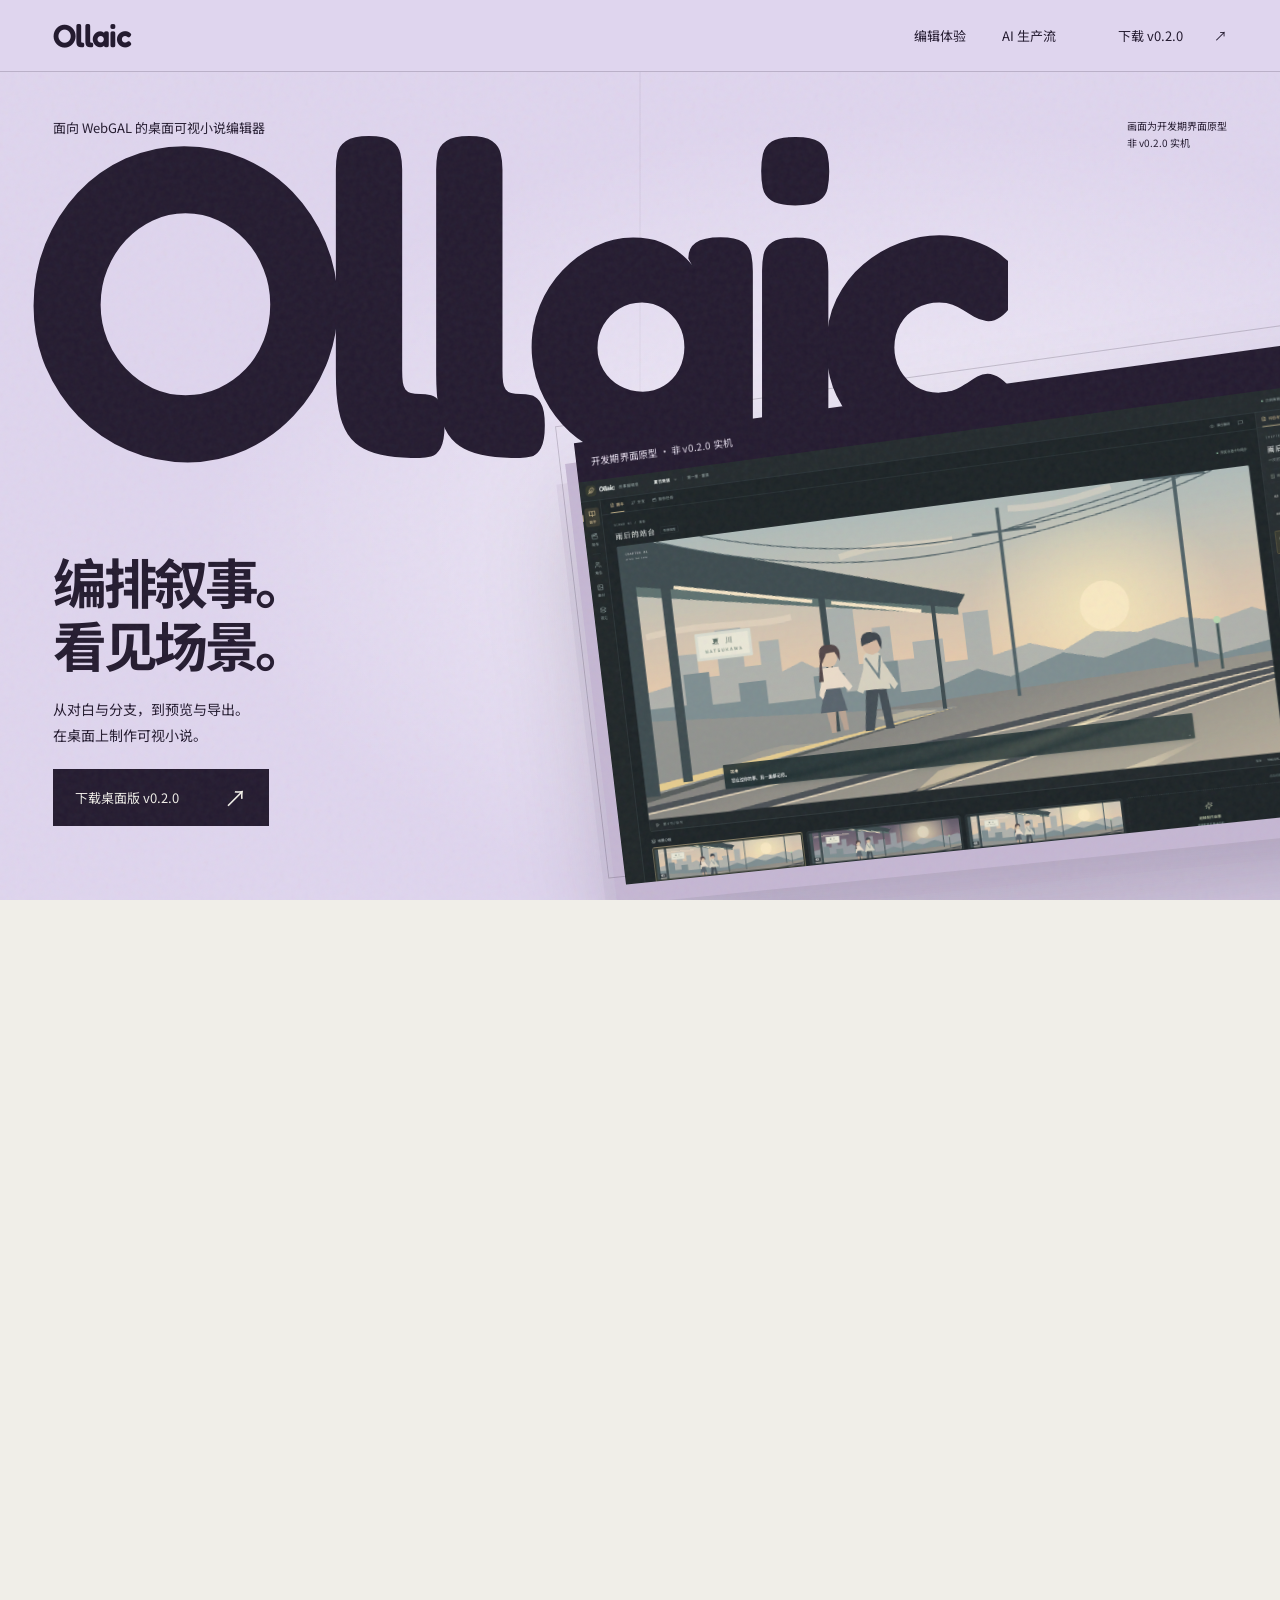
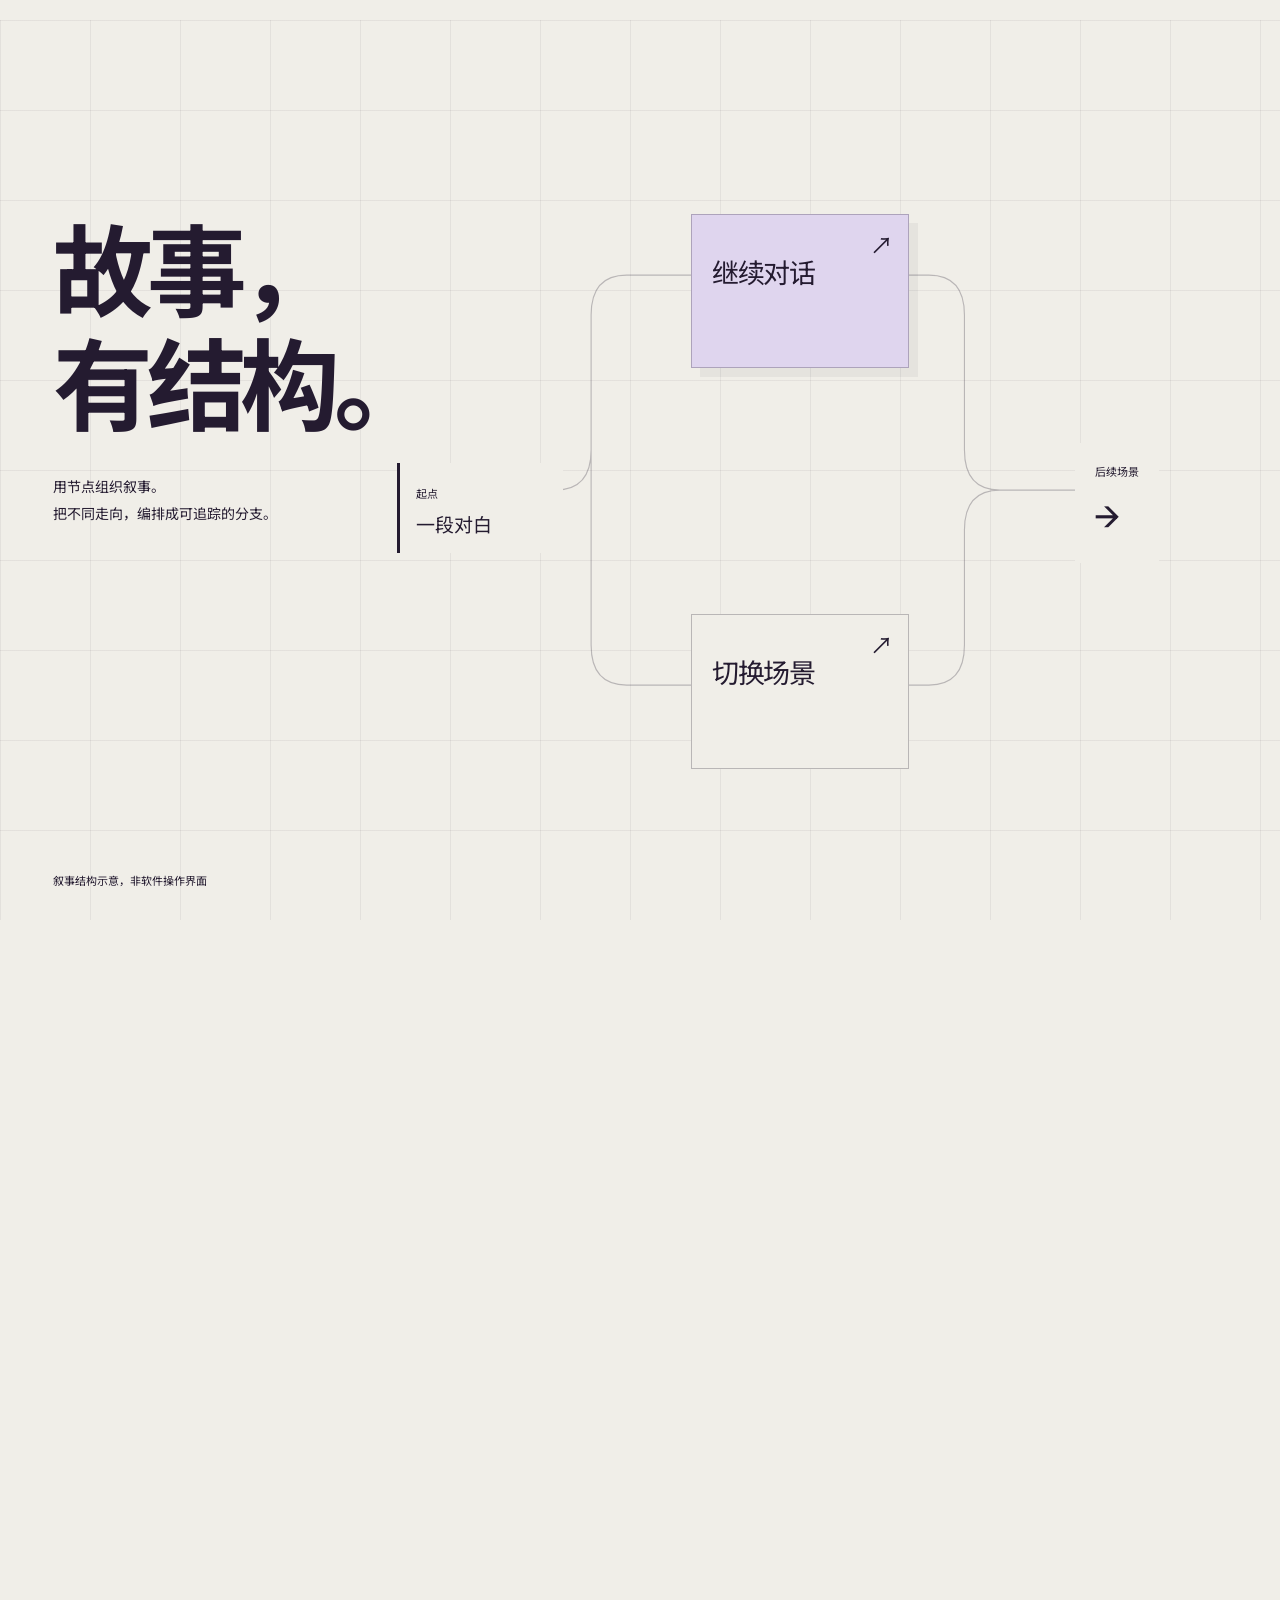
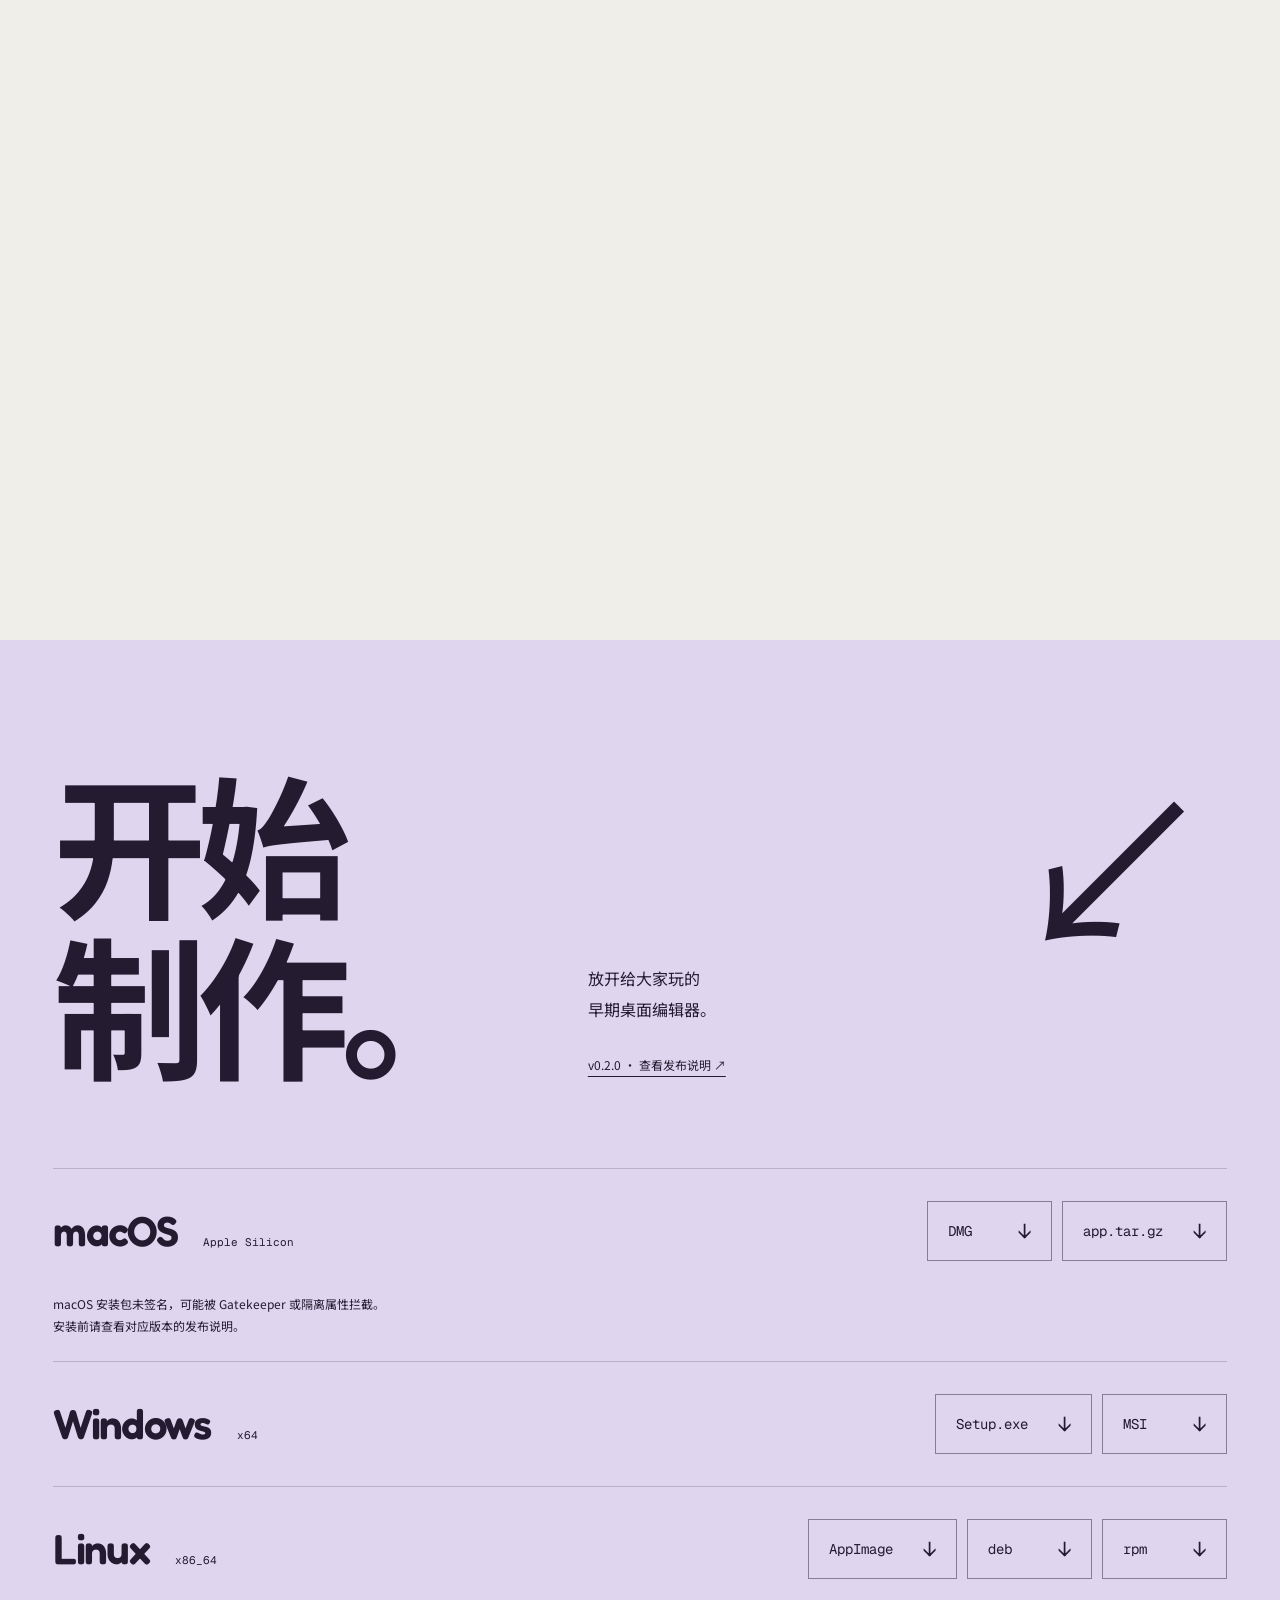
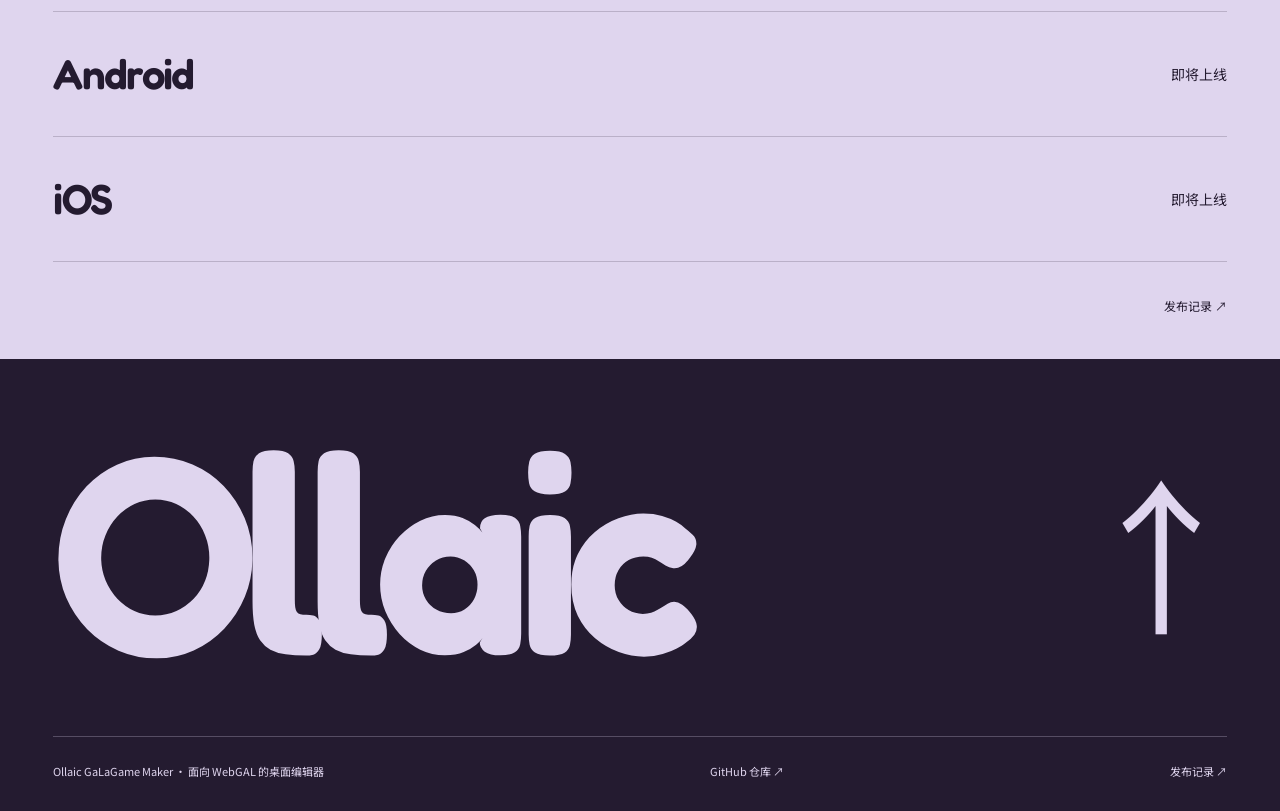
<file: docs/index.html>
<!doctype html>
<html lang="zh-CN">
  <head>
    <script>
      if (new URLSearchParams(location.search).get('noloader') !== '1') {
        document.documentElement.classList.add('is-loading');
        document.documentElement.setAttribute('aria-busy', 'true');
        window.openingStarted = performance.now();
        window.openingFallback = setTimeout(() => {
          if (window.leaveOpening) window.leaveOpening();
          else {
            document.documentElement.classList.remove('is-loading');
            document.documentElement.removeAttribute('aria-busy');
          }
        }, 5000);
      }
    </script>
    <style>
      .opening-loader { display: none; }
      html.is-loading { overflow: hidden; }
      html.is-loading body > :not(.opening-loader) { visibility: hidden; }
      html.is-loading .opening-loader { display: grid; position: fixed; inset: 0; z-index: 10000; place-items: center; background: #dfd5ee; color: #241b30; }
    </style>
    <meta charset="utf-8" />
    <meta name="viewport" content="width=device-width, initial-scale=1" />
    <meta name="theme-color" content="#dfd5ee" />
    <meta
      name="description"
      content="Ollaic，面向 WebGAL 的桌面可视小说编辑器。编排叙事、组织场景、实时预览，导出可运行的 WebGAL 项目。"
    />
    <title>Ollaic · 可视小说，从编辑到运行</title>
    <link rel="preload" as="font" href="assets/fonts/fredoka-600.ttf" type="font/ttf" crossorigin />
    <link rel="stylesheet" href="style.css" />
    <script src="motion.js" defer></script>
  </head>
  <body>
    <div class="opening-loader" role="status" aria-label="正在准备" tabindex="-1">
      <span class="opening-wordmark" aria-hidden="true">Ollaic</span>
    </div>
    <a class="skip" href="#download">跳到下载</a>
    <header class="site-header">
      <a class="brand" href="#top" aria-label="Ollaic 首页">Ollaic</a>
      <nav aria-label="主导航">
        <a href="#journey">编辑体验</a>
        <a href="#production">AI 生产流</a>
        <a class="nav-download" href="#download">下载 v0.2.0 <span aria-hidden="true">↗</span></a>
      </nav>
    </header>
    <main id="top">
      <section class="hero scroll-scene" id="hero" aria-labelledby="hero-title">
        <div class="hero-stage pinned">
          <div class="hero-grid" aria-hidden="true"></div>
          <div class="hero-kicker">面向 WebGAL 的桌面可视小说编辑器</div>
          <p class="hero-material-note">画面为开发期界面原型<br />非 v0.2.0 实机</p>
          <div class="hero-wordmark" aria-hidden="true">Ollaic</div>
          <div class="hero-copy">
            <h1 id="hero-title">编排叙事。<br />看见场景。</h1>
            <p>从对白与分支，到预览与导出。<br />在桌面上制作可视小说。</p>
            <a class="primary-link" href="#download"
              >下载桌面版 v0.2.0 <span aria-hidden="true">↗</span></a
            >
          </div>
          <div class="hero-overview" aria-hidden="true">创作的不同侧面，<br />在同一个工作台。</div>
          <figure class="hero-plane">
            <div class="plane-edge" aria-hidden="true"></div>
            <div class="plane-caption">
              <span>开发期界面原型 · 非 v0.2.0 实机</span>
            </div>
            <div class="hero-media">
              <img
                src="assets/stage-study.png"
                width="2316"
                height="1299"
                alt="Ollaic 内部场景工作台原型：场景画面、对白编排与场景分镜。"
                fetchpriority="high"
              />
            </div>
          </figure>
        </div>
      </section>

      <div class="story scroll-scene" id="journey">
        <div class="story-stage pinned">
          <section class="structure story-layer" id="structure" aria-labelledby="structure-title">
            <div class="structure-stage">
              <div class="structure-copy">
                <h2 id="structure-title">故事，<br />有结构。</h2>
                <p>用节点组织叙事。<br />把不同走向，编排成可追踪的分支。</p>
              </div>
              <div class="story-map" aria-label="叙事结构示意：起点分为两条路径，再汇入后续场景。">
                <svg
                  class="branch-paths"
                  viewBox="0 0 1440 900"
                  fill="none"
                  aria-hidden="true"
                  preserveAspectRatio="none"
                >
                  <path
                    class="path-base"
                    d="M480 470H625Q665 470 665 430V295Q665 255 705 255H790M665 430V625Q665 665 705 665H790M970 255H1045Q1085 255 1085 295V430Q1085 470 1125 470H1210M970 665H1045Q1085 665 1085 625V510Q1085 470 1125 470"
                  />
                  <path
                    class="path-chosen"
                    pathLength="1"
                    d="M480 470H625Q665 470 665 430V295Q665 255 705 255H970H1045Q1085 255 1085 295V430Q1085 470 1125 470H1210"
                  />
                </svg>
                <div class="map-origin"><span>起点</span><b>一段对白</b></div>
                <div class="map-choice choice-a"><b>继续对话</b><i aria-hidden="true">↗</i></div>
                <div class="map-choice choice-b"><b>切换场景</b><i aria-hidden="true">↗</i></div>
                <div class="map-end"><span>后续场景</span><span aria-hidden="true">→</span></div>
              </div>
              <div class="structure-bottom">
                <span>叙事结构示意，非软件操作界面</span>
              </div>
              <div class="scene-seed" aria-hidden="true">
                <img src="assets/scene-plate.png" alt="" />
              </div>
            </div>
          </section>

          <section class="scene story-layer" id="scenes" aria-labelledby="scene-title">
            <div class="scene-stage">
              <img
                class="scene-environment"
                src="assets/scene-plate.png"
                width="1650"
                height="650"
                alt="内部原型中的站台场景插画：黄昏、列车站台与两个人物。"
              />
              <div class="scene-shade" aria-hidden="true"></div>
              <h2 id="scene-title">让场景<br />进入叙事。</h2>
              <div class="scene-description">
                <p>角色、背景、对白。<br />在场景里组织它们，<br />在预览里查看演出。</p>
                <span>画面来自内部界面原型，非 v0.2.0 实机</span>
              </div>
              <figure class="inspector-plane">
                <figcaption>同一场景的编辑侧面</figcaption>
                <div class="inspector-crop">
                  <img
                    src="assets/editor-study.png"
                    width="1440"
                    height="1000"
                    alt="内部原型的对白属性、当前背景及配音设置。"
                  />
                </div>
                <span class="small-source">开发期界面原型</span>
              </figure>
              <div class="scene-word" aria-hidden="true">场景</div>
            </div>
          </section>
          <section
            class="production story-layer"
            id="production"
            aria-labelledby="production-title"
          >
            <div class="production-stage">
              <div class="production-type" aria-hidden="true">AI</div>
              <div class="production-copy">
                <h2 id="production-title">从构想到草稿，<br />分步推进。</h2>
              </div>
              <figure class="flow-plane">
                <figcaption>AI 生产流</figcaption>
                <div class="flow-crop">
                  <img
                    src="assets/production-flow.png"
                    width="1440"
                    height="900"
                    alt="生产流开发期演示：故事规划、世界观设定、章节大纲、角色设计，以及对白创作和场景编排。"
                  />
                </div>
              </figure>
              <figure class="memory-plane">
                <figcaption>项目记忆</figcaption>
                <div>
                  <img
                    src="assets/app-memory.png"
                    width="394"
                    height="780"
                    alt="开发期项目记忆与编辑 Agent 侧栏。"
                  />
                </div>
              </figure>
              <div class="production-description">
                <p>让 Agent 参与制作，结合项目记忆推进流程。<br />检查草稿，再继续编辑。</p>
                <span>生产流与记忆画面均为开发期演示，非 v0.2.0 实机</span>
              </div>
            </div>
          </section>

          <section class="playback story-layer" id="playback" aria-labelledby="playback-title">
            <div class="playback-stage">
              <div class="playback-copy">
                <p>边编辑，边预览。</p>
                <span>查看当前草稿的演出效果，再回到编辑中调整。</span>
              </div>
              <figure class="playback-plane">
                <div class="preview-crop">
                  <img
                    src="assets/app-agent.png"
                    width="1440"
                    height="900"
                    alt="Ollaic 开发期大预览界面，显示 WebGAL 预览与编辑 Agent 侧栏。"
                  />
                </div>
                <figcaption>实时预览 · 开发期演示，非 v0.2.0 实机</figcaption>
              </figure>
              <h2 class="playback-heading" id="playback-title"><span>预</span><span>览</span></h2>
              <svg class="export-path" viewBox="0 0 1440 900" fill="none" aria-hidden="true">
                <path pathLength="1" d="M315 540H510Q570 540 570 480V410Q570 350 630 350H810" />
              </svg>
              <div class="export-copy">
                <h3>导出，<br />成为可运行的项目。</h3>
                <p>继续使用 WebGAL 运行作品。<br />Ollaic 是编辑器，WebGAL 是运行引擎。</p>
              </div>
              <div class="export-type" aria-label="WebGAL 项目">WebGAL<span>可运行项目</span></div>
            </div>
          </section>
          <div class="release-curtain" aria-hidden="true"><span>下载桌面版</span><b>v0.2.0</b></div>
        </div>
      </div>
      <section class="download" id="download" aria-labelledby="download-title">
        <div class="download-heading">
          <h2 id="download-title">开始<br />制作。</h2>
          <div>
            <p>放开给大家玩的<br />早期桌面编辑器。</p>
            <a
              class="release-link"
              href="https://github.com/Monkey-Rotten-Net-Group/Ollaic_GaLaGame-Maker/releases/tag/v0.2.0"
              >v0.2.0 · 查看发布说明 ↗</a
            >
          </div>
          <span class="download-arrow" aria-hidden="true">↙</span>
        </div>
        <div class="package-list">
          <div class="package-row platform-block" id="mac">
            <h3>macOS<span>Apple Silicon</span></h3>
            <div>
              <a
                href="https://github.com/Monkey-Rotten-Net-Group/Ollaic_GaLaGame-Maker/releases/download/v0.2.0/Ollaic_0.2.0_aarch64.dmg"
                >DMG <span aria-hidden="true">↓</span></a
              ><a
                href="https://github.com/Monkey-Rotten-Net-Group/Ollaic_GaLaGame-Maker/releases/download/v0.2.0/Ollaic_aarch64.app.tar.gz"
                >app.tar.gz <span aria-hidden="true">↓</span></a
              >
            </div>
          </div>
          <p class="mac-warning">
            macOS 安装包未签名，可能被 Gatekeeper 或隔离属性拦截。<br />安装前请查看对应版本的发布说明。
          </p>
          <div class="package-row platform-block" id="windows">
            <h3>Windows<span>x64</span></h3>
            <div>
              <a
                href="https://github.com/Monkey-Rotten-Net-Group/Ollaic_GaLaGame-Maker/releases/download/v0.2.0/Ollaic_0.2.0_x64-setup.exe"
                >Setup.exe <span aria-hidden="true">↓</span></a
              ><a
                href="https://github.com/Monkey-Rotten-Net-Group/Ollaic_GaLaGame-Maker/releases/download/v0.2.0/Ollaic_0.2.0_x64_en-US.msi"
                >MSI <span aria-hidden="true">↓</span></a
              >
            </div>
          </div>
          <div class="package-row platform-block" id="linux">
            <h3>Linux<span>x86_64</span></h3>
            <div>
              <a
                href="https://github.com/Monkey-Rotten-Net-Group/Ollaic_GaLaGame-Maker/releases/download/v0.2.0/Ollaic_0.2.0_amd64.AppImage"
                >AppImage <span aria-hidden="true">↓</span></a
              ><a
                href="https://github.com/Monkey-Rotten-Net-Group/Ollaic_GaLaGame-Maker/releases/download/v0.2.0/Ollaic_0.2.0_amd64.deb"
                >deb <span aria-hidden="true">↓</span></a
              ><a
                href="https://github.com/Monkey-Rotten-Net-Group/Ollaic_GaLaGame-Maker/releases/download/v0.2.0/Ollaic-0.2.0-1.x86_64.rpm"
                >rpm <span aria-hidden="true">↓</span></a
              >
            </div>
          </div>
          <div class="package-row mobile-platform" id="android">
            <h3>Android</h3>
            <span class="coming-soon">即将上线</span>
          </div>
          <div class="package-row mobile-platform" id="ios">
            <h3>iOS</h3>
            <span class="coming-soon">即将上线</span>
          </div>
        </div>
        <div class="download-notes">
          <a href="https://github.com/Monkey-Rotten-Net-Group/Ollaic_GaLaGame-Maker/releases"
            >发布记录 ↗</a
          >
        </div>
      </section>
    </main>
    <footer id="footer">
      <a class="footer-wordmark" href="#top">Ollaic<span aria-hidden="true">↑</span></a>
      <div class="footer-line">
        <span>Ollaic GaLaGame Maker · 面向 WebGAL 的桌面编辑器</span
        ><a href="https://github.com/Monkey-Rotten-Net-Group/Ollaic_GaLaGame-Maker">GitHub 仓库 ↗</a
        ><a href="https://github.com/Monkey-Rotten-Net-Group/Ollaic_GaLaGame-Maker/releases"
          >发布记录 ↗</a
        >
      </div>
    </footer>
  </body>
</html>
</file>
<file: docs/style.css>
@font-face {
  font-family: 'Noto Sans SC Status';
  src: url('assets/fonts/status-400.ttf') format('truetype');
  font-weight: 400;
  font-display: swap;
}
@font-face {
  font-family: Fredoka;
  src: url('assets/fonts/fredoka-600.ttf') format('truetype');
  font-weight: 600;
  font-display: swap;
}
@font-face {
  font-family: 'Noto Sans SC';
  src: url('assets/fonts/noto-400.ttf') format('truetype');
  font-weight: 400;
  font-display: swap;
}
@font-face {
  font-family: 'Noto Sans SC';
  src: url('assets/fonts/noto-700.ttf') format('truetype');
  font-weight: 700;
  font-display: swap;
}
@font-face {
  font-family: 'Geist Mono';
  src: url('assets/fonts/geist-400.ttf') format('truetype');
  font-weight: 400;
  font-display: swap;
}
:root {
  --paper: #f0eee8;
  --lavender: #dfd5ee;
  --ink: #241b30;
  --violet: #7351b5;
  --lilac: #cbb6f0;
  --line: #241b3033;
  --gutter: 4.167vw;
  --sans: 'Noto Sans SC', sans-serif;
  --round: Fredoka, sans-serif;
  --mono: 'Geist Mono', monospace;
  --ease: cubic-bezier(0.22, 1, 0.36, 1);
}
* {
  box-sizing: border-box;
}
html {
  scroll-behavior: smooth;
  scroll-padding-top: 72px;
}
body {
  margin: 0;
  background: var(--paper);
  color: var(--ink);
  font-family: var(--sans);
  font-weight: 400;
  -webkit-font-smoothing: antialiased;
}
body::after {
  content: '';
  position: fixed;
  inset: 0;
  pointer-events: none;
  z-index: 20;
  opacity: 0.052;
  background: url("data:image/svg+xml,%3Csvg viewBox='0 0 180 180' xmlns='http://www.w3.org/2000/svg'%3E%3Cfilter id='n'%3E%3CfeTurbulence type='fractalNoise' baseFrequency='.85' numOctaves='3' stitchTiles='stitch'/%3E%3C/filter%3E%3Cpath fill='%23000' filter='url(%23n)' d='M0 0h180v180H0z'/%3E%3C/svg%3E");
}
::selection {
  background: var(--violet);
  color: white;
}
a {
  color: inherit;
  text-decoration: none;
}
a:focus-visible {
  outline: 3px solid #b990ff;
  outline-offset: 7px;
}
img {
  display: block;
  max-width: 100%;
  height: auto;
}
figure,
h1,
h2,
h3,
p {
  margin: 0;
}
p {
  font-size: 16px;
  line-height: 1.95;
}
h1,
h2,
h3 {
  font-weight: 700;
  letter-spacing: -0.065em;
}
.skip {
  position: fixed;
  z-index: 100;
  left: 20px;
  top: 15px;
  padding: 16px 24px;
  background: var(--paper);
  transform: translateY(-160%);
}
.skip:focus {
  transform: none;
}
.site-header {
  position: fixed;
  z-index: 30;
  inset: 0 0 auto;
  height: 72px;
  display: flex;
  align-items: center;
  justify-content: space-between;
  padding: 0 var(--gutter);
  background: #dfd5ee;
  border-bottom: 1px solid var(--line);
}

.brand {
  font: 600 32px/1 var(--round);
  letter-spacing: -0.04em;
}
.site-header nav {
  display: flex;
  align-items: center;
  gap: 36px;
  font-size: 13px;
}
.site-header nav a {
  padding: 14px 0;
}
.site-header nav a:hover {
  text-decoration: underline;
  text-underline-offset: 5px;
}
.nav-download {
  margin-left: 26px;
}
.nav-download span {
  margin-left: 28px;
}
.pinned {
  position: relative;
  min-height: 900px;
  height: 100vh;
  overflow: hidden;
}

.hero-stage {
  background: var(--lavender);
  min-height: 900px;
  isolation: isolate;
}
.hero-grid {
  position: absolute;
  inset: 0;
  background:
    radial-gradient(ellipse at 70% 58%, #fff9, transparent 55%),
    linear-gradient(90deg, transparent calc(50% - 1px), #241b3014 50%, transparent calc(50% + 1px));
}
.hero-kicker {
  position: absolute;
  left: var(--gutter);
  top: 118px;
  font-size: 13px;
  z-index: 3;
}
.hero-wordmark {
  position: absolute;
  left: 2vw;
  top: 11.5vh;
  font: 600 min(34.5vw, 55.2vh)/0.85 var(--round);
  letter-spacing: -0.065em;
  transform-origin: left top;
  color: var(--ink);
}
.hero-copy {
  position: absolute;
  left: var(--gutter);
  top: 61vh;
  z-index: 4;
}
.hero-copy h1 {
  font-size: min(4.2vw, 6.7vh);
  line-height: 1.18;
}
.hero-copy p {
  font-size: 14px;
  margin-top: 20px;
  line-height: 1.9;
}
.primary-link {
  display: inline-flex;
  justify-content: space-between;
  align-items: center;
  gap: 45px;
  padding: 17px 22px;
  margin-top: 20px;
  background: var(--ink);
  color: var(--paper);
  font-size: 13px;
}
.primary-link span {
  font-size: 23px;
  line-height: 1;
  transition: transform 250ms var(--ease);
}
.primary-link:hover {
  background: var(--violet);
}
.primary-link:hover span {
  transform: translate(3px, -3px);
}
.hero-plane {
  position: absolute;
  left: 45%;
  top: 43%;
  width: 65%;
  transform: perspective(1600px) rotateY(-7deg) rotateZ(-7deg);
  transform-origin: 50% 40%;
  z-index: 3;
  box-shadow:
    -12px 20px 0 #c5b7d3,
    -24px 40px 0 #b3a5c333,
    0 70px 100px #29193344;
}
.plane-edge {
  position: absolute;
  inset: -20px 18px 8px -18px;
  border: 1px solid #241b3033;
  z-index: -1;
}
.plane-caption {
  display: flex;
  justify-content: space-between;
  gap: 20px;
  align-items: center;
  padding: 13px 16px;
  background: var(--ink);
  color: #ece4f3;
  font-size: 10px;
  line-height: 1.5;
  letter-spacing: 0.02em;
}
.hero-plane img {
  width: 100%;
}
.hero-media {
  aspect-ratio: 2316 / 1160;
  overflow: hidden;
  background: #222a2c;
}
.hero-material-note {
  position: absolute;
  right: var(--gutter);
  top: 118px;
  font-size: 10px;
  line-height: 1.65;
  z-index: 5;
}
.hero-overview {
  position: absolute;
  left: var(--gutter);
  top: 105px;
  font-size: 35px;
  line-height: 1.35;
  font-weight: 700;
  letter-spacing: -0.05em;
  opacity: 0;
}
.structure-stage {
  background-color: var(--paper);
  background-image:
    linear-gradient(#241b3010 1px, transparent 1px),
    linear-gradient(90deg, #241b3010 1px, transparent 1px);
  background-size: 90px 90px;
}
.structure-copy {
  position: absolute;
  top: 24%;
  left: var(--gutter);
  z-index: 3;
}
.structure-copy h2 {
  font-size: 7.8vw;
  line-height: 1.14;
}
.structure-copy p {
  font-size: 14px;
  margin-top: 36px;
}
.story-map {
  position: absolute;
  inset: 0;
}
.branch-paths {
  width: 100%;
  height: 100%;
}
.path-base {
  stroke: #241b3044;
  stroke-width: 1.25;
}
.path-chosen {
  stroke: var(--violet);
  stroke-width: 3;
}
.map-origin {
  position: absolute;
  left: 31%;
  top: 49.2%;
  width: 13%;
  background: var(--paper);
  padding: 16px;
  border-left: 3px solid var(--ink);
}
.map-origin span,
.map-choice > span,
.map-end {
  font:
    11px var(--mono),
    var(--sans);
}
.map-origin b {
  display: block;
  margin-top: 7px;
  font-size: 19px;
  font-weight: 400;
}
.map-choice {
  position: absolute;
  width: 17%;
  height: 17.2%;
  left: 54%;
  padding: 20px;
  background: var(--paper);
  border: 1px solid #241b3044;
}
.choice-a {
  top: 21.5%;
  background: var(--lavender);
  box-shadow: 9px 9px 0 #241b300d;
}
.choice-b {
  top: 66%;
}
.map-choice b {
  display: block;
  font-size: 27px;
  font-weight: 400;
  letter-spacing: -0.05em;
  margin-top: 17px;
}
.map-choice i {
  position: absolute;
  right: 15px;
  top: 12px;
  font-style: normal;
  font-size: 23px;
}
.map-end {
  position: absolute;
  top: 47%;
  left: 84%;
  display: flex;
  flex-direction: column;
  gap: 12px;
  padding: 20px;
  background: var(--paper);
}
.map-end span:last-child {
  font-size: 40px;
}
.structure-bottom {
  position: absolute;
  left: var(--gutter);
  right: var(--gutter);
  bottom: 32px;
  display: flex;
  justify-content: space-between;
  font-size: 11px;
}
.structure-bottom b {
  margin-left: 40px;
  font-weight: 400;
  font-size: 24px;
}
.scene-seed {
  position: absolute;
  width: 12%;
  height: 19%;
  right: 4%;
  top: 37%;
  overflow: hidden;
  opacity: 0;
  z-index: 4;
  box-shadow: 0 20px 50px #241b3022;
}
.scene-seed img {
  width: 100%;
  height: 100%;
  object-fit: cover;
}
.scene-stage {
  background: #7f8b89;
  color: #fff9ea;
}
.scene-environment {
  position: absolute;
  width: 100%;
  height: 100%;
  object-fit: cover;
  object-position: 50% 50%;
}
.scene-shade {
  position: absolute;
  inset: 0;
  background:
    linear-gradient(90deg, #162b36a6, transparent 65%),
    linear-gradient(0deg, #162b3644, transparent 35%);
}
.scene h2 {
  position: absolute;
  left: var(--gutter);
  top: 24%;
  font-size: 7.6vw;
  line-height: 1.14;
  z-index: 3;
}
.scene-description {
  position: absolute;
  left: var(--gutter);
  bottom: 15%;
  z-index: 3;
}
.scene-description p {
  font-size: 19px;
}
.scene-description > span {
  display: block;
  font-size: 10px;
  margin-top: 24px;
  opacity: 0.8;
}
.inspector-plane {
  position: absolute;
  left: 72%;
  top: 27%;
  width: 23%;
  transform: rotate(5deg);
  background: #fff;
  color: var(--ink);
  z-index: 4;
  box-shadow: 0 30px 90px #16252a66;
}
.inspector-plane figcaption {
  background: var(--lavender);
  padding: 15px 18px;
  font-size: 11px;
}
.inspector-crop {
  height: 420px;
  overflow: hidden;
  position: relative;
}
.inspector-crop img {
  position: absolute;
  width: 1440px;
  max-width: none;
  left: -1110px;
  top: -322px;
}
.small-source {
  display: block;
  padding: 12px 18px;
  font-size: 10px;
}
.scene-word {
  position: absolute;
  bottom: -14%;
  left: 40%;
  font-size: 25vw;
  line-height: 1;
  letter-spacing: -0.12em;
  font-weight: 700;
  opacity: 0.14;
  white-space: nowrap;
}

.site-header {
  height: 72px;
  transition: none;
}
.site-header[data-mode='grid'] {
  background: var(--paper);
  height: 62px;
  border: 0;
}
.site-header[data-mode='grid'] .brand {
  font-size: 25px;
}
.site-header[data-mode='scene'] {
  color: #fff9ea;
  background: transparent;
  border: 0;
  text-shadow: 0 1px 12px #14252acc;
}
.site-header[data-mode='scene'] .brand {
  font-size: 36px;
}
.site-header[data-mode='production'] {
  background: transparent;
  color: #f6efff;
  border: 0;
  height: 88px;
}
.site-header[data-mode='production'] .brand {
  font-size: 25px;
}
.site-header[data-mode='production'] nav {
  gap: 24px;
}
.site-header[data-mode='preview'],
.site-header[data-mode='export'] {
  background: transparent;
  color: var(--lavender);
  border: 0;
  height: 64px;
}
.site-header[data-mode='preview'] .brand {
  font-size: 24px;
}
.site-header[data-mode='export'] .brand {
  font-size: 36px;
}
.site-header[data-mode='download'] {
  background: transparent;
  border: 0;
  color: var(--ink);
}
.site-header[data-mode='dark'] {
  background: var(--ink);
  border: 0;
  color: var(--lavender);
}
.story {
  position: relative;
}
.story-stage {
  height: auto;
  isolation: isolate;
}
.structure-stage,
.scene-stage {
  position: relative;
  height: 100vh;
  min-height: 900px;
  overflow: hidden;
}
.structure-copy {
  top: 21%;
}
.scene h2 {
  top: 20%;
}
.production-stage {
  position: relative;
  height: 100vh;
  min-height: 900px;
  overflow: hidden;
  background: var(--violet);
  color: #f5efff;
}
.production-type {
  position: absolute;
  left: -4%;
  top: 12%;
  font: 600 47vw/0.85 var(--round);
  letter-spacing: -0.08em;
  color: var(--ink);
  opacity: 0.92;
}
.production-copy {
  position: absolute;
  left: 54%;
  top: 14%;
  z-index: 3;
}
.production-copy h2 {
  font-size: 3.5vw;
  line-height: 1.2;
}
.flow-plane {
  position: absolute;
  top: 38%;
  left: 14%;
  width: 82%;
  z-index: 2;
  box-shadow: 0 45px 65px #241b3050;
}
.flow-plane figcaption {
  font-size: 12px;
  padding: 12px 0;
  color: #f5efff;
}
.flow-crop {
  height: 36vh;
  min-height: 300px;
  overflow: hidden;
  background: #fff;
}
.flow-crop img {
  width: 100%;
  transform: translateY(-12%);
}
.memory-plane {
  position: absolute;
  left: 70%;
  top: 54%;
  width: 23%;
  background: #fff;
  color: var(--ink);
  z-index: 4;
  box-shadow:
    18px 20px 0 #4d307d,
    0 45px 70px #241b3060;
  transform: perspective(1000px) rotateY(-12deg) rotateZ(7deg);
}
.memory-plane figcaption {
  padding: 14px 18px;
  background: var(--lavender);
  font-size: 12px;
}
.memory-plane > div {
  height: 145px;
  overflow: hidden;
}
.memory-plane img {
  width: 100%;
  transform: translateY(-80%);
}
.production-description {
  position: absolute;
  left: var(--gutter);
  bottom: 5%;
  z-index: 5;
}
.production-description p {
  font-size: 14px;
}
.production-description > span {
  display: block;
  font-size: 10px;
  margin-top: 18px;
  color: #eee3ff;
}
.playback-stage {
  position: relative;
  min-height: 1000px;
  height: 100vh;
  background: var(--ink);
  color: var(--paper);
  overflow: hidden;
}
.playback-copy {
  position: absolute;
  left: var(--gutter);
  top: 105px;
  z-index: 4;
  width: 85%;
  display: flex;
  justify-content: space-between;
  align-items: baseline;
}
.playback-copy p {
  font-size: 22px;
}
.playback-copy > span {
  font-size: 12px;
  color: #d7c9e4;
}
.playback-plane {
  position: absolute;
  left: 0;
  top: 20%;
  width: 100%;
  z-index: 1;
}
.preview-crop {
  height: 65vh;
  overflow: hidden;
  background: #080808;
}
.preview-crop img {
  width: 100%;
  max-width: none;
  transform: translateY(-7%);
}
.playback-plane figcaption {
  position: absolute;
  bottom: 15px;
  right: 24px;
  background: var(--ink);
  color: var(--lavender);
  padding: 8px 12px;
  font-size: 10px;
}
.playback-heading {
  position: absolute;
  left: 12%;
  right: 12%;
  top: 31%;
  display: flex;
  justify-content: space-between;
  font-size: 25vw;
  line-height: 1;
  color: var(--lavender);
  z-index: 2;
  pointer-events: none;
}
.playback-heading span {
  display: block;
}
.export-path {
  position: absolute;
  inset: 0;
  width: 100%;
  height: 100%;
  stroke: var(--lilac);
  stroke-width: 2;
}
.export-copy {
  position: absolute;
  left: 56%;
  top: 23%;
  z-index: 4;
}
.export-copy h3 {
  font-size: 4.3vw;
  line-height: 1.25;
}
.export-copy p {
  margin-top: 26px;
  font-size: 13px;
  color: #cbbfd8;
}
.export-type {
  position: absolute;
  left: 25%;
  bottom: 9%;
  font: 600 15.5vw/0.9 var(--round);
  letter-spacing: -0.06em;
  color: var(--lavender);
  z-index: 3;
}
.export-type > span {
  display: block;
  font: 12px var(--sans);
  letter-spacing: 0;
  margin: 23px 0 0 8px;
}
.release-curtain {
  display: none;
}
.download {
  position: relative;
  background: var(--lavender);
  padding: 120px var(--gutter) 0;
}
.download-heading {
  display: flex;
  align-items: flex-end;
  gap: 8vw;
  position: relative;
  margin-bottom: 85px;
}
.download-heading h2 {
  font-size: 12vw;
  line-height: 1.05;
}
.download-heading > div {
  padding-bottom: 10px;
}
.download-heading p {
  font-size: 16px;
}
.release-link {
  display: block;
  margin-top: 30px;
  font-size: 12px;
  text-decoration: underline;
  text-underline-offset: 6px;
}
.download-arrow {
  position: absolute;
  right: 1%;
  top: 0;
  font-size: 16vw;
  line-height: 1;
}
.package-list {
  border-bottom: 1px solid var(--line);
}
.package-row {
  border-top: 1px solid var(--line);
  padding: 30px 0;
  display: flex;
  align-items: center;
  justify-content: space-between;
  min-height: 125px;
}
.package-row h3 {
  font: 600 42px/1 var(--round);
  width: 42%;
  letter-spacing: -0.04em;
  display: flex;
  align-items: baseline;
  gap: 26px;
}
.package-row h3 span {
  font: 11px var(--mono);
  letter-spacing: 0;
}
.package-row > div {
  display: flex;
  gap: 10px;
}
.package-row a {
  display: flex;
  gap: 30px;
  justify-content: space-between;
  align-items: center;
  border: 1px solid #241b3077;
  min-width: 125px;
  padding: 15px 20px;
  font: 14px var(--mono);
  transition:
    color 180ms,
    background 180ms;
}
.package-row a span {
  font-size: 22px;
}
.package-row a:hover {
  color: var(--paper);
  background: var(--ink);
}
.mac-warning {
  margin: 0;
  padding: 0 0 24px;
  font-size: 12px;
  line-height: 1.85;
}
.coming-soon {
  color: var(--ink);
  font:
    400 14px/1.6 'Noto Sans SC Status',
    var(--sans);
  cursor: default;
}
.download-notes {
  display: flex;
  justify-content: flex-end;
  align-items: flex-end;
  gap: 40px;
  padding: 35px 0 45px;
}
.download-notes > a {
  font-size: 12px;
}
footer {
  padding: 64px var(--gutter) 32px;
  background: var(--ink);
  color: var(--lavender);
  overflow: hidden;
}
.footer-wordmark {
  display: flex;
  justify-content: space-between;
  align-items: center;
  font: 600 22vw/0.9 var(--round);
  letter-spacing: -0.06em;
}
.footer-wordmark span {
  font: 13vw/1 var(--sans);
}
.footer-line {
  display: flex;
  justify-content: space-between;
  gap: 30px;
  border-top: 1px solid #dfd5ee44;
  padding-top: 26px;
  margin-top: 60px;
  font-size: 11px;
}

.motion .hero {
  height: 180vh;
}
.motion .story {
  height: 780vh;
}
.motion .pinned {
  position: sticky;
  top: 0;
  height: 100vh;
  min-height: 0;
}
.motion .story-layer {
  position: absolute;
  inset: 0;
  height: 100%;
}
.motion .structure {
  z-index: 0;
}
.motion .scene {
  z-index: 1;
}
.motion .production {
  z-index: 2;
  clip-path: polygon(0 100%, 100% 125%, 100% 100%, 0 100%);
}
.motion .playback {
  z-index: 3;
  clip-path: inset(50% 0 50% 0);
}
.motion .structure-stage,
.motion .scene-stage,
.motion .production-stage,
.motion .playback-stage {
  min-height: 0;
  height: 100%;
}
.motion .path-chosen,
.motion .export-path path {
  stroke-dasharray: 1;
  stroke-dashoffset: 1;
}
.motion .release-curtain {
  display: block;
  position: absolute;
  inset: 0;
  background: var(--lavender);
  color: var(--ink);
  z-index: 5;
  clip-path: polygon(100% 0, 100% 0, 100% 100%, 100% 100%);
}
.release-curtain > span {
  position: absolute;
  top: 18%;
  left: var(--gutter);
  font-size: 16px;
}
.release-curtain > b {
  position: absolute;
  left: -2%;
  top: 30%;
  font: 600 29vw/1 var(--round);
  letter-spacing: -0.07em;
  white-space: nowrap;
}
.motion .hero-wordmark {
  animation: type-enter 1100ms var(--ease) both;
}
.motion .hero-plane {
  animation: plane-enter 1400ms var(--ease) both;
}
@keyframes type-enter {
  from {
    clip-path: inset(100% 0 0);
    translate: 0 60px;
  }
  to {
    clip-path: inset(0);
    translate: 0 0;
  }
}
@keyframes plane-enter {
  from {
    opacity: 0;
    translate: 100px 100px;
  }
  to {
    opacity: 1;
    translate: 0 0;
  }
}
html:not(.motion) .hero {
  height: 1000px;
}
html:not(.motion) .hero-stage {
  height: 1000px;
}
html:not(.motion) .hero-copy {
  top: 530px;
}
html:not(.motion) .hero-plane {
  top: 430px;
}
html:not(.motion) .scene-seed {
  display: none;
}
html:not(.motion) .export-path {
  display: none;
}
html:not(.motion) .playback-stage {
  height: 2000px;
}
html:not(.motion) .playback-plane {
  top: 280px;
}
html:not(.motion) .preview-crop {
  height: auto;
}
html:not(.motion) .preview-crop img {
  transform: none;
}
html:not(.motion) .playback-heading {
  top: 180px;
  left: var(--gutter);
  right: auto;
  gap: 5px;
  font-size: 72px;
}
html:not(.motion) .export-copy {
  top: 1350px;
  left: var(--gutter);
}
html:not(.motion) .export-type {
  bottom: 120px;
  left: 44%;
  font-size: 10vw;
}
@media (prefers-reduced-motion: reduce) {
  html {
    scroll-behavior: auto;
  }
  *,
  *::before,
  *::after {
    animation: none !important;
    transition: none !important;
  }
}

.site-header[data-mode='release'] {
  background: transparent;
  border: 0;
  color: #fff;
  mix-blend-mode: difference;
}

.site-header[data-mode='download'] {
  background: var(--lavender);
}

/* The head supplies the first-paint gate; these rules supply the handoff. */
.opening-loader::after {
  content: '';
  position: absolute;
  inset: 0;
  pointer-events: none;
  opacity: 0.052;
  background: url("data:image/svg+xml,%3Csvg viewBox='0 0 180 180' xmlns='http://www.w3.org/2000/svg'%3E%3Cfilter id='n'%3E%3CfeTurbulence type='fractalNoise' baseFrequency='.85' numOctaves='3' stitchTiles='stitch'/%3E%3C/filter%3E%3Cpath fill='%23000' filter='url(%23n)' d='M0 0h180v180H0z'/%3E%3C/svg%3E");
}
.opening-wordmark {
  position: relative;
  z-index: 1;
  font: 600 64px/1 Fredoka, sans-serif;
  transform: translateY(-12px);
  opacity: 0;
}
.opening-loader.is-typed .opening-wordmark {
  animation: opening-breathe 2400ms ease-in-out infinite;
}
@keyframes opening-breathe { 0%, 100% { opacity: .72; } 50% { opacity: 1; } }
html.is-loading .hero-wordmark, html.is-loading .hero-plane { animation-play-state: paused; }
html.opening-exit .opening-loader { display: grid; position: fixed; inset: 0; z-index: 10000; place-items: center; background: #dfd5ee; color: #241b30; pointer-events: none; animation: opening-exit 1100ms cubic-bezier(.22,1,.36,1) both; }
html.opening-exit .opening-wordmark { animation: opening-word-exit 760ms cubic-bezier(.22,1,.36,1) both; }
@keyframes opening-exit { from { clip-path: inset(0); } to { clip-path: inset(0 0 100%); } }
@keyframes opening-word-exit { from { opacity: 1; transform: translateY(-12px); } to { opacity: 0; transform: translateY(-28px); } }
html.opening-short .opening-loader { animation: opening-fade 150ms linear both; }
@keyframes opening-fade { to { opacity: 0; } }
@media (prefers-reduced-motion: reduce) { .opening-wordmark { animation: none; } .opening-loader.is-typed .opening-wordmark { opacity: 1; animation: none; } html.opening-exit .opening-wordmark { animation: none; } }
</file>
